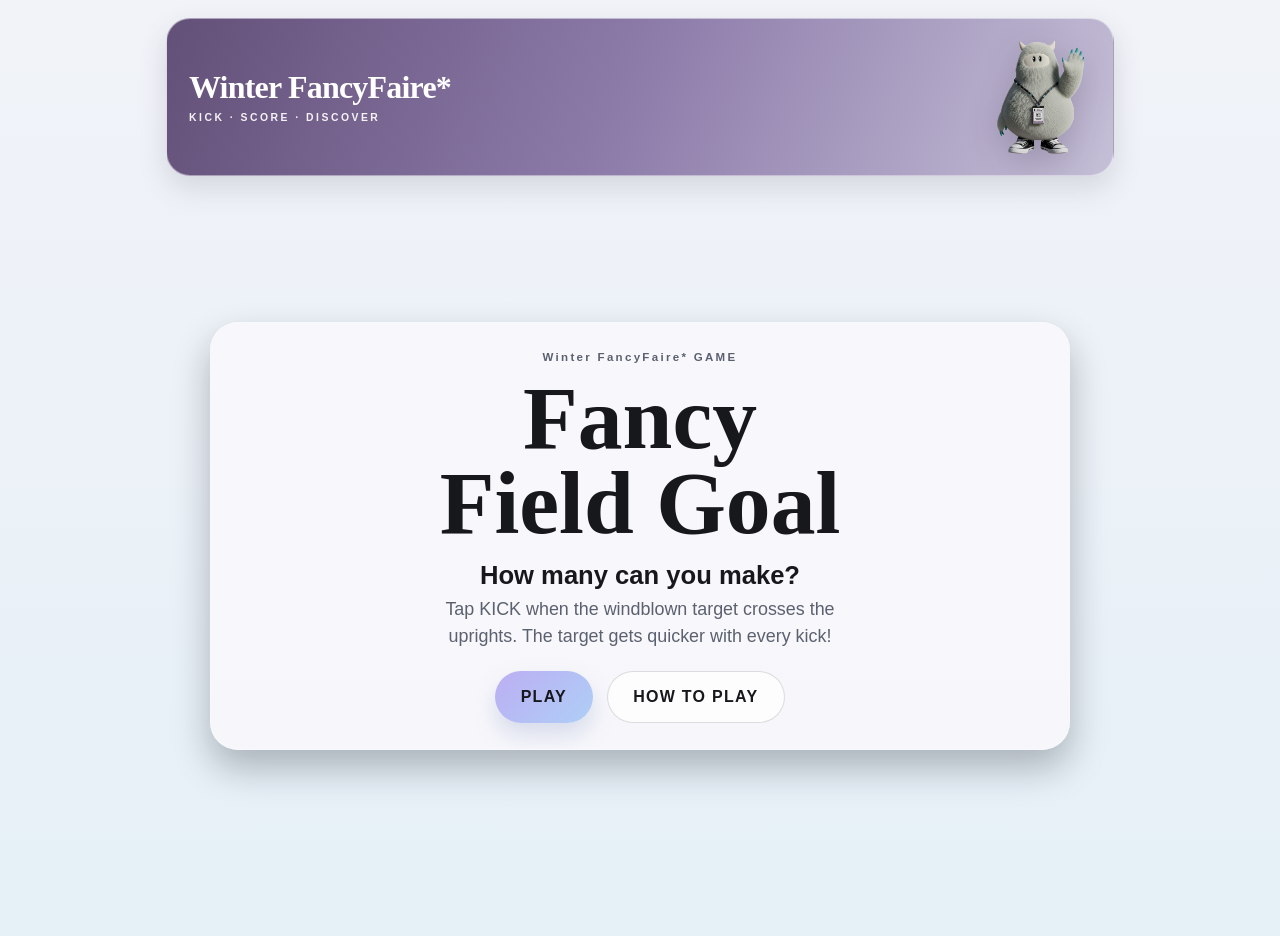
<file: index.html>
<!DOCTYPE html>
<html lang="en">
  <head>
    <meta charset="UTF-8" />
    <meta name="viewport" content="width=device-width, initial-scale=1.0" />
    <meta
      name="description"
      content="Fancy Field Goal is a lightweight Winter FancyFaire* field-goal game prototype."
    />
    <title>Fancy Field Goal | Winter FancyFaire*</title>
    <link rel="stylesheet" href="./css/styles.css" />
  </head>
  <body>
    <div class="page-shell">
      <header class="site-header" aria-label="Winter FancyFaire* brand header">
        <div class="brand-block">
          <p class="brand-kicker">Winter FancyFaire*</p>
          <p class="brand-caption">KICK · SCORE · DISCOVER</p>
        </div>
        <div class="brand-visual">
          <img
            src="./assets/reti.png"
            alt="Reti supporting Winter FancyFaire* brand visual"
            onerror="this.style.display='none'"
          />
        </div>
      </header>

      <main class="app-shell">
        <section id="start-screen" class="panel intro-panel" aria-labelledby="intro-title">
          <p class="eyebrow">Winter FancyFaire* GAME</p>
          <h1 id="intro-title">Fancy<br />Field Goal</h1>
          <p class="subhead">How many can you make?</p>
          <p class="description">
            Tap KICK when the windblown target crosses the uprights. The target gets quicker with every kick!
          </p>
          <div class="cta-group">
            <button id="play-btn" class="primary-btn" type="button">PLAY</button>
            <button id="how-to-play-btn" class="secondary-btn" type="button">HOW TO PLAY</button>
          </div>
        </section>

        <section id="game-screen" class="panel game-panel" aria-live="polite" hidden>
          <div class="score-row">
            <div class="score-card">
              <span class="label">SCORE</span>
              <strong id="score-value">0</strong>
            </div>
            <div class="score-card">
              <span class="label">KICKS LEFT</span>
              <strong id="kicks-left-value">3</strong>
            </div>
            <div class="score-card">
              <span class="label">WIND</span>
              <strong id="wind-value">0</strong>
            </div>
          </div>

          <div id="field-container" class="field-container" role="group" aria-label="Straight-ahead football field goal play area.">
            <div class="field-sky" aria-hidden="true"></div>
            <div class="mountain mountain-back" aria-hidden="true"></div>
            <div class="mountain mountain-front" aria-hidden="true"></div>
            <div class="stadium-bowl" aria-hidden="true">
              <span class="stadium-crowd"></span>
              <span class="stadium-snow"></span>
            </div>
            <div class="football-field" aria-hidden="true">
              <span class="yard-lines"></span>
              <span class="yard-hash yard-hash-left"></span>
              <span class="yard-hash yard-hash-right"></span>
            </div>
            <div class="goal-posts" aria-hidden="true">
              <span class="goal-upright goal-upright-left"></span>
              <span class="goal-upright goal-upright-right"></span>
              <span class="goal-crossbar"></span>
              <span class="goal-support"></span>
            </div>
            <div id="aim-target" class="aim-target" aria-hidden="true">
              <span class="aim-target-center"></span>
            </div>
            <div id="wind-indicator" class="wind-indicator" aria-hidden="true">
              <span class="wind-arrow"></span>
            </div>
            <div id="bonus-item" class="bonus-item hidden" aria-live="polite">🥨</div>
            <img
              id="football"
              class="football"
              src="./assets/football.png"
              alt=""
              draggable="false"
            />
            <div id="result-banner" class="result-banner hidden" aria-live="assertive"></div>
          </div>

          <div id="kick-instructions" class="kick-instructions">
            TAP KICK WHEN THE TARGET CROSSES THE UPRIGHTS
          </div>
          <div class="play-actions">
            <button id="kick-btn" class="primary-btn kick-btn" type="button">KICK</button>
            <button id="next-kick-btn" class="primary-btn" type="button" hidden>NEXT KICK</button>
          </div>
        </section>

        <section id="game-over-screen" class="panel end-panel" aria-labelledby="end-title" hidden>
          <p class="eyebrow">GAME OVER</p>
          <h2 id="end-title">YOUR SCORE</h2>
          <p class="final-score" id="final-score">0</p>
          <p id="personal-best-tag" class="personal-best hidden">NEW PERSONAL BEST!</p>
          <div class="summary-grid">
            <div class="summary-card">
              <span class="label">TOTAL KICKS</span>
              <strong id="total-kicks-value">0</strong>
            </div>
            <div class="summary-card">
              <span class="label">LONGEST</span>
              <strong id="longest-value">0 YARDS</strong>
            </div>
            <div class="summary-card">
              <span class="label">FOOD BONUSES</span>
              <strong id="food-bonuses-value">0</strong>
            </div>
          </div>
          <div class="cta-group end-cta">
            <button id="play-again-btn" class="primary-btn" type="button">PLAY AGAIN</button>
            <a
              id="watch-party-btn"
              class="secondary-btn watch-party-link"
              href="https://events.specialtyfood.com/event/winter-fancyfaire-2027/planning/UGxhbm5pbmdfNDY2MTkxMw=="
              target="_blank"
              rel="noopener noreferrer"
            >
              WATCH PARTY INFO
            </a>
          </div>
        </section>
      </main>
    </div>

    <div id="how-to-play-modal" class="modal hidden" role="dialog" aria-modal="true" aria-labelledby="how-to-play-title">
      <div class="modal-panel">
        <h2 id="how-to-play-title">HOW TO PLAY</h2>
        <p class="modal-copy">
          One control: tap KICK when the moving target is centered between the uprights. The wind pushes the target,
          and it moves faster as you make more kicks. A bullseye earns bonus points.
        </p>
        <button id="close-how-to-play" class="primary-btn" type="button">LET'S PLAY</button>
      </div>
    </div>

    <script src="./js/game.js"></script>
  </body>
</html>
</file>
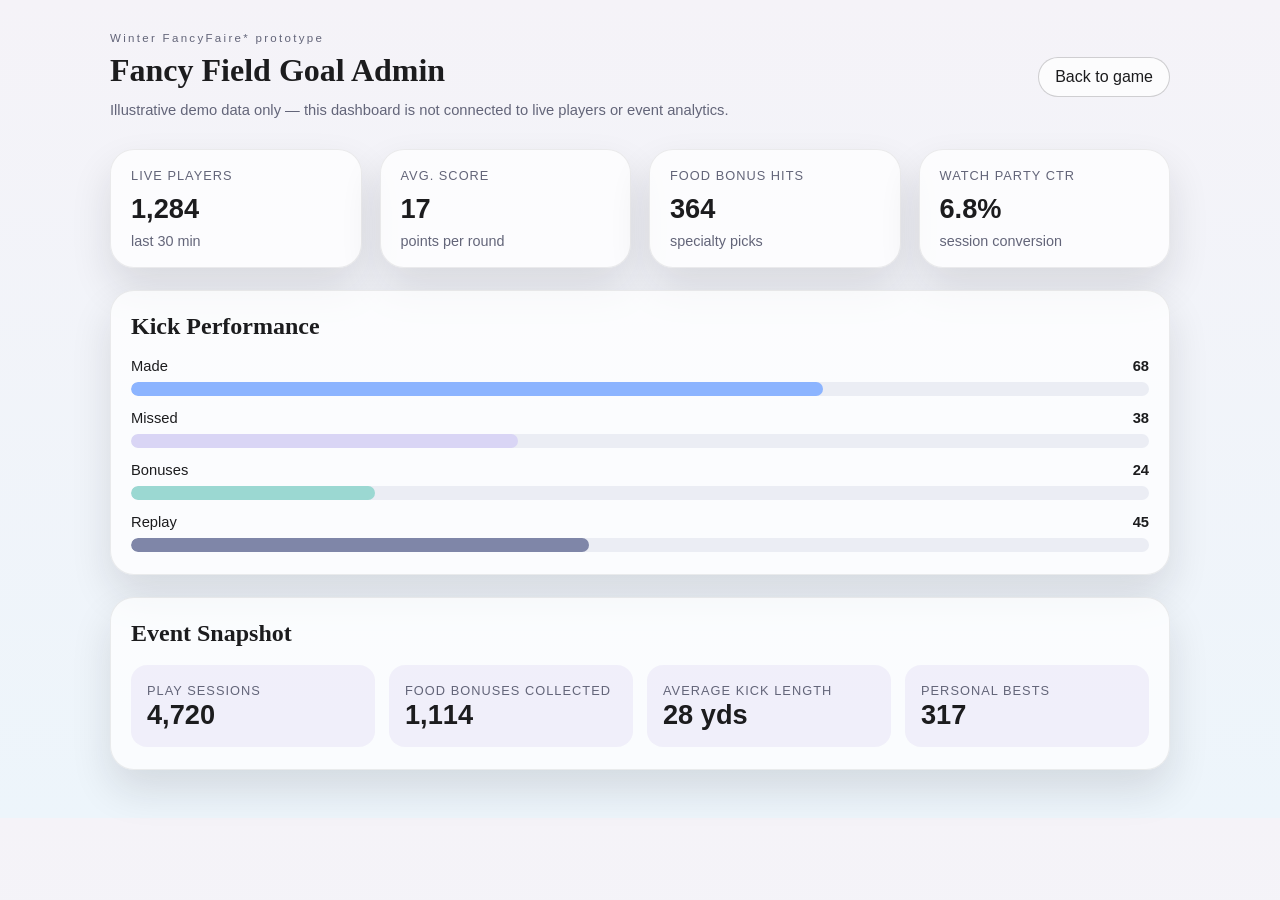
<file: admin.html>
<!DOCTYPE html>
<html lang="en">
  <head>
    <meta charset="UTF-8" />
    <meta name="viewport" content="width=device-width, initial-scale=1.0" />
    <title>Fancy Field Goal Admin Dashboard</title>
    <link rel="stylesheet" href="./css/admin.css" />
  </head>
  <body>
    <div class="admin-shell">
      <header class="admin-header">
        <div>
          <p class="eyebrow">Winter FancyFaire* prototype</p>
          <h1>Fancy Field Goal Admin</h1>
          <p class="demo-notice">Illustrative demo data only — this dashboard is not connected to live players or event analytics.</p>
        </div>
        <a class="secondary-link" href="./index.html">Back to game</a>
      </header>

      <main class="dashboard" aria-live="polite">
        <section class="overview-grid" id="overview-grid"></section>

        <section class="panel chart-panel">
          <div class="panel-header">
            <h2>Kick Performance</h2>
          </div>
          <div id="kick-chart" class="bar-chart" aria-label="Kick performance chart"></div>
        </section>

        <section class="panel stacked-panel">
          <div class="panel-header">
            <h2>Event Snapshot</h2>
          </div>
          <div id="event-grid" class="event-grid"></div>
        </section>
      </main>
    </div>

    <script src="./js/demo-data.js"></script>
    <script src="./js/analytics.js"></script>
  </body>
</html>
</file>
<file: css/styles.css>
:root {
  --lavender: #d9d4f2;
  --lavender-strong: #bcaef3;
  --sky: #aecff6;
  --sky-strong: #90c8ef;
  --black-sesame: #17181c;
  --stone: #f3efe9;
  --ice-grey: #dfe4ea;
  --snow: #ffffff;
  --slate: #5b6170;
  --field-green: #dfeadf;
  --field-line: rgba(23, 24, 28, 0.22);
  --bonus-pink: #f6d7e5;
  --shadow: rgba(18, 21, 25, 0.15);
  --goal-shadow: rgba(69, 75, 92, 0.25);
}

* {
  box-sizing: border-box;
}

html {
  scroll-behavior: smooth;
}

body {
  margin: 0;
  min-height: 100vh;
  background: linear-gradient(180deg, #f1f3f8 0%, #e5f0f7 100%);
  color: var(--black-sesame);
  font-family: 'Segoe UI', Arial, sans-serif;
}

button,
a {
  font: inherit;
}

img {
  max-width: 100%;
  display: block;
}

.page-shell {
  width: min(100%, 980px);
  margin: 0 auto;
  padding: 18px 16px 40px;
}

.site-header {
  position: relative;
  display: flex;
  justify-content: space-between;
  align-items: center;
  gap: 16px;
  min-height: 136px;
  padding: 12px 22px;
  overflow: hidden;
  border: 1px solid rgba(255, 255, 255, 0.45);
  border-radius: 24px;
  background: linear-gradient(112deg, #635078 0%, #8b79a8 47%, #c5bfd7 100%);
  box-shadow: 0 12px 28px rgba(64, 57, 81, 0.15);
}

.brand-block {
  display: flex;
  flex-direction: column;
  align-items: flex-start;
  gap: 9px;
}

.brand-kicker {
  margin: 0;
  font-family: Georgia, 'Times New Roman', serif;
  font-size: clamp(1.35rem, 2.7vw, 2rem);
  line-height: 1;
  letter-spacing: -0.025em;
  text-transform: none;
  color: var(--snow);
  font-weight: 600;
}

.brand-caption {
  margin: 0;
  color: rgba(255, 255, 255, 0.92);
  font-size: 0.65rem;
  font-weight: 700;
  letter-spacing: 0.24em;
}

.brand-visual {
  width: clamp(110px, 22vw, 180px);
  min-width: 90px;
  display: flex;
  justify-content: flex-end;
}

.brand-visual img {
  max-height: 132px;
  object-fit: contain;
  filter: drop-shadow(0 10px 16px rgba(39, 31, 52, 0.22));
}

.is-playing .site-header {
  min-height: 78px;
  padding: 4px 18px;
}

.is-playing .brand-kicker {
  font-size: clamp(1.05rem, 2vw, 1.45rem);
}

.is-playing .brand-caption {
  display: none;
}

.is-playing .brand-visual {
  width: 96px;
}

.is-playing .brand-visual img {
  max-height: 76px;
}

.app-shell {
  position: relative;
  min-height: 720px;
  display: flex;
  align-items: center;
  justify-content: center;
}

.panel {
  width: min(100%, 860px);
  background: rgba(248, 247, 251, 0.96);
  border: 1px solid rgba(255, 255, 255, 0.18);
  border-radius: 28px;
  box-shadow: 0 18px 36px rgba(14, 19, 29, 0.28);
  overflow: hidden;
}

.intro-panel,
.end-panel {
  padding: 28px 20px 26px;
  text-align: center;
}

.eyebrow {
  margin: 0 0 12px;
  color: var(--slate);
  font-size: 0.72rem;
  font-weight: 700;
  letter-spacing: 0.2em;
  text-transform: none;
}

h1,
h2 {
  margin: 0;
  color: var(--black-sesame);
  font-family: Georgia, 'Times New Roman', serif;
  line-height: 0.95;
}

h1 {
  font-size: clamp(2.9rem, 7vw, 6rem);
}

.subhead {
  margin: 16px 0 6px;
  font-size: clamp(1.15rem, 2vw, 1.7rem);
  font-weight: 600;
  color: var(--black-sesame);
}

.description {
  max-width: 440px;
  margin: 0 auto 18px;
  font-size: clamp(1rem, 1.4vw, 1.2rem);
  color: var(--slate);
  line-height: 1.5;
}

.cta-group {
  display: flex;
  flex-wrap: wrap;
  align-items: center;
  justify-content: center;
  gap: 14px;
  margin-top: 22px;
}

.primary-btn,
.secondary-btn,
.watch-party-link {
  appearance: none;
  border: none;
  border-radius: 999px;
  padding: 0.95rem 1.6rem;
  font-weight: 700;
  text-decoration: none;
  letter-spacing: 0.08em;
  cursor: pointer;
  transition: transform 160ms ease, box-shadow 160ms ease, opacity 160ms ease;
  display: inline-flex;
  align-items: center;
  justify-content: center;
  min-height: 52px;
  touch-action: manipulation;
}

.primary-btn {
  background: linear-gradient(135deg, var(--lavender-strong), var(--sky));
  color: var(--black-sesame);
  box-shadow: 0 12px 22px rgba(125, 144, 193, 0.25);
}

.secondary-btn,
.watch-party-link {
  background: rgba(255, 255, 255, 0.68);
  color: var(--black-sesame);
  border: 1px solid rgba(23, 24, 28, 0.14);
}

.primary-btn:hover,
.secondary-btn:hover,
.watch-party-link:hover,
.primary-btn:focus-visible,
.secondary-btn:focus-visible,
.watch-party-link:focus-visible {
  transform: translateY(-1px);
}

button:focus-visible,
a:focus-visible {
  outline: 3px solid rgba(120, 168, 255, 0.9);
  outline-offset: 2px;
}

.game-panel {
  padding: 18px 16px 16px;
  background: rgba(248, 247, 251, 0.96);
}

.score-row {
  display: grid;
  grid-template-columns: repeat(3, minmax(0, 1fr));
  gap: 12px;
  margin-bottom: 16px;
}

.score-card,
.summary-card {
  background: linear-gradient(180deg, rgba(255,255,255,0.9), rgba(220, 228, 239, 0.74));
  border: 1px solid rgba(23, 24, 28, 0.08);
  border-radius: 18px;
  padding: 10px 12px;
  text-align: center;
}

.label {
  display: block;
  color: var(--slate);
  font-size: 0.72rem;
  font-weight: 700;
  letter-spacing: 0.12em;
  text-transform: uppercase;
}

.score-card strong,
.summary-card strong {
  display: block;
  margin-top: 6px;
  color: var(--black-sesame);
  font-size: clamp(1.3rem, 3vw, 2.2rem);
}

.field-container {
  position: relative;
  width: 100%;
  max-width: 600px;
  margin: 0 auto;
  aspect-ratio: 1.2 / 1;
  min-height: 420px;
  border-radius: 26px;
  overflow: hidden;
  background: linear-gradient(180deg, #eaf4ff 0%, #c5e3fa 42%, #647fab 43%, #344b73 58%, #5b8d92 58%, #a7c9c4 100%);
  border: 1px solid rgba(23,24,28,0.08);
  touch-action: pan-y;
  user-select: none;
}

.field-container::after {
  position: absolute;
  z-index: 9;
  left: 78%;
  top: 34%;
  width: 180px;
  height: 180px;
  border-radius: 50%;
  background: repeating-conic-gradient(
    from 0deg,
    rgba(255, 255, 255, 0.9) 0deg 2deg,
    transparent 2deg 18deg
  );
  content: '';
  opacity: 0;
  pointer-events: none;
  transform: translate(-50%, -50%) scale(0.3);
  mask: radial-gradient(circle, transparent 0 34%, #000 38% 67%, transparent 72%);
}

.field-container.is-scoring::after {
  animation: score-rays 620ms ease-out both;
}

@keyframes score-rays {
  15% { opacity: 0.75; }
  100% { opacity: 0; transform: translate(-50%, -50%) scale(1); }
}

.field-sky {
  position: absolute;
  inset: 0;
  background:
    radial-gradient(ellipse at 76% 15%, rgba(255, 255, 255, 0.65) 0 3%, transparent 3.5%),
    radial-gradient(ellipse at 20% 24%, rgba(255, 255, 255, 0.5) 0 2%, transparent 2.5%),
    linear-gradient(180deg, rgba(255,255,255,0.2), transparent 45%);
  pointer-events: none;
}

.goal-posts {
  position: absolute;
  left: 50%;
  top: 15%;
  width: 18%;
  height: 30%;
  transform: translateX(-50%);
  pointer-events: none;
  z-index: 8;
}

.goal-upright,
.goal-crossbar,
.goal-support {
  position: absolute;
  display: block;
}

.goal-upright {
  top: 0;
  width: 5px;
  height: 69%;
  border-radius: 999px;
  background: linear-gradient(90deg, #e58b31, #ffd279 48%, #ca682a);
  box-shadow: 1px 2px 3px rgba(28, 32, 52, 0.35);
}

.goal-upright-left { left: 0; }
.goal-upright-right { right: 0; }

.goal-crossbar {
  left: 0;
  right: 0;
  top: 65%;
  height: 6px;
  border-radius: 999px;
  background: linear-gradient(180deg, #ffda83, #d5792e);
  box-shadow: 1px 3px 4px rgba(28, 32, 52, 0.4);
}

.goal-support {
  left: calc(50% - 3px);
  top: 68%;
  height: 31%;
  width: 6px;
  background: linear-gradient(90deg, #64738e, #ced5df, #64738e);
  box-shadow: 2px 4px 5px rgba(23, 24, 28, 0.25);
}

.stadium-bowl {
  position: absolute;
  z-index: 3;
  left: -4%;
  right: -4%;
  top: 37%;
  height: 27%;
  overflow: hidden;
  background:
    linear-gradient(180deg, transparent 0 12%, #273755 13% 17%, #8190a7 18% 20%, #405578 21% 73%, #293a5d 74% 100%);
  clip-path: polygon(0 0, 100% 0, 96% 88%, 83% 100%, 17% 100%, 4% 88%);
  box-shadow: 0 12px 20px rgba(27, 40, 69, 0.35);
}

.stadium-crowd {
  position: absolute;
  inset: 18% 2% 19%;
  background-image:
    radial-gradient(circle, rgba(255, 255, 255, 0.92) 0 1px, transparent 1.7px),
    radial-gradient(circle, rgba(218, 225, 242, 0.88) 0 1px, transparent 1.8px),
    radial-gradient(circle, rgba(32, 40, 67, 0.8) 0 1.3px, transparent 2px);
  background-size: 11px 9px, 15px 12px, 18px 13px;
  background-position: 0 0, 5px 3px, 2px 6px;
  opacity: 0.82;
}

.stadium-snow {
  position: absolute;
  z-index: 2;
  top: 13%;
  left: 0;
  right: 0;
  height: 8px;
  background: linear-gradient(180deg, #fff 0 45%, #d9e7f3 100%);
  border-radius: 50%;
  box-shadow: 0 3px 8px rgba(225, 239, 250, 0.7);
}

.football-field {
  position: absolute;
  z-index: 4;
  left: 0;
  right: 0;
  bottom: 0;
  height: 43%;
  overflow: hidden;
  background:
    linear-gradient(180deg, rgba(235, 247, 250, 0.96) 0 5%, rgba(78, 144, 145, 0.98) 13%, #4a868a 100%);
  border-top: 3px solid rgba(255, 255, 255, 0.9);
  box-shadow: inset 0 12px 18px rgba(230, 244, 248, 0.3);
}

.yard-lines {
  position: absolute;
  inset: 15% 0 0;
  background: repeating-linear-gradient(
    180deg,
    transparent 0,
    transparent calc(20% - 1px),
    rgba(245, 252, 255, 0.58) calc(20% - 1px),
    rgba(245, 252, 255, 0.58) 20%
  );
}

.yard-hash {
  position: absolute;
  top: 18%;
  bottom: 0;
  width: 2px;
  opacity: 0.32;
  background: repeating-linear-gradient(
    180deg,
    transparent 0 17px,
    rgba(255, 255, 255, 0.92) 17px 20px,
    transparent 20px 34px
  );
}

.yard-hash-left { left: 24%; }
.yard-hash-right { right: 24%; }

.aim-target {
  position: absolute;
  z-index: 9;
  top: 25%;
  left: 50%;
  width: var(--aim-target-size, 58px);
  height: var(--aim-target-size, 58px);
  border: 2px dashed rgba(255, 255, 255, 0.96);
  border-radius: 50%;
  background: rgba(34, 54, 78, 0.18);
  box-shadow: 0 0 12px rgba(20, 34, 50, 0.65), inset 0 0 8px rgba(20, 34, 50, 0.24);
  transform: translate(-50%, -50%);
  transition: width 180ms ease, height 180ms ease, border-color 120ms ease, box-shadow 120ms ease;
  pointer-events: none;
}

.aim-target::before,
.aim-target::after {
  position: absolute;
  top: 50%;
  left: 50%;
  content: '';
  transform: translate(-50%, -50%);
}

.aim-target::before {
  width: 145%;
  height: 1px;
  background: rgba(255, 255, 255, 0.8);
}

.aim-target::after {
  width: 1px;
  height: 145%;
  background: rgba(255, 255, 255, 0.8);
}

.aim-target-center {
  position: absolute;
  z-index: 1;
  top: 50%;
  left: 50%;
  width: 7px;
  height: 7px;
  border: 1px solid #fff;
  border-radius: 50%;
  background: #f4bd62;
  box-shadow: 0 0 5px rgba(20, 34, 50, 0.8);
  transform: translate(-50%, -50%);
}

.aim-target.is-aligned {
  border-color: #a8f0c4;
  background: rgba(70, 174, 120, 0.22);
  box-shadow: 0 0 18px rgba(101, 244, 165, 0.9), inset 0 0 10px rgba(101, 244, 165, 0.35);
}

.mountain {
  position: absolute;
  z-index: 2;
  bottom: 52%;
  background: rgba(219, 231, 244, 0.78);
  clip-path: polygon(0% 100%, 18% 66%, 31% 78%, 52% 40%, 75% 88%, 100% 100%);
}

.mountain::after {
  position: absolute;
  inset: 0;
  background: rgba(255, 255, 255, 0.92);
  clip-path: polygon(43% 57%, 52% 40%, 61% 59%, 56% 54%, 52% 61%, 49% 53%);
  content: '';
}

.mountain-back {
  left: -6%;
  width: 52%;
  height: 26%;
  opacity: 0.66;
}

.mountain-front {
  right: -8%;
  width: 58%;
  height: 35%;
  opacity: 0.9;
}

.wind-indicator {
  position: absolute;
  left: 18px;
  top: 18px;
  width: 80px;
  height: 18px;
  border-radius: 999px;
  background: rgba(255,255,255,0.28);
  border: 1px solid rgba(23,24,28,0.08);
  display: flex;
  align-items: center;
  justify-content: flex-start;
  padding: 0 10px;
  z-index: 5;
}

.wind-indicator::before {
  content: 'WIND';
  position: absolute;
  left: 12px;
  top: -18px;
  font-size: 0.6rem;
  letter-spacing: 0.08em;
  text-transform: uppercase;
  color: var(--slate);
}

.wind-arrow {
  display: inline-block;
  width: 14px;
  height: 14px;
  border-left: 3px solid var(--black-sesame);
  border-top: 3px solid var(--black-sesame);
  transform: rotate(45deg);
  transition: transform 200ms ease;
}

.football {
  position: absolute;
  left: 50%;
  bottom: auto;
  width: 58px;
  height: 88px;
  object-fit: contain;
  filter: drop-shadow(0 7px 6px rgba(15, 21, 25, 0.3));
  transform: translate(-50%, -50%);
  transition: transform 180ms ease;
  pointer-events: none;
  z-index: 10;
  user-select: none;
  -webkit-user-drag: none;
}

.kick-instructions {
  margin: 14px 0;
  color: rgba(23,24,28,0.75);
  letter-spacing: 0.08em;
  font-size: 0.7rem;
  font-weight: 700;
  line-height: 1.4;
  text-align: center;
  text-transform: uppercase;
}

.result-banner {
  position: absolute;
  left: 50%;
  top: 26px;
  transform: translateX(-50%);
  min-width: 190px;
  padding: 12px 16px;
  border-radius: 18px;
  background: rgba(255,255,255,0.8);
  text-align: center;
  color: var(--black-sesame);
  font-weight: 800;
  line-height: 1.45;
  white-space: pre-line;
  box-shadow: 0 10px 18px rgba(22,26,35,0.12);
  z-index: 20;
}

.hidden {
  display: none !important;
}

[hidden] {
  display: none !important;
}

.bonus-item {
  position: absolute;
  width: 42px;
  height: 42px;
  border-radius: 50%;
  display: flex;
  align-items: center;
  justify-content: center;
  background: linear-gradient(135deg, var(--bonus-pink), rgba(255,255,255,0.8));
  border: 1px solid rgba(23,24,28,0.08);
  box-shadow: 0 10px 16px rgba(94, 79, 89, 0.14);
  font-size: 1.5rem;
  z-index: 12;
}

.play-actions {
  display: block;
  width: 50%;
  max-width: 300px;
  margin: 0 auto;
}

.kick-btn {
  width: 100%;
  min-height: 60px;
  font-size: 1.08rem;
  letter-spacing: 0.18em;
}

.kick-btn:disabled {
  cursor: not-allowed;
  opacity: 0.58;
}

.play-actions > .primary-btn:not(.kick-btn) {
  width: 100%;
}

.final-score {
  margin: 12px 0 16px;
  font-size: clamp(2.6rem, 8vw, 5rem);
  font-weight: 800;
  color: var(--black-sesame);
}

.personal-best {
  margin: 0 0 18px;
  font-weight: 700;
  letter-spacing: 0.08em;
  color: var(--slate);
}

.summary-grid {
  display: grid;
  grid-template-columns: repeat(3, minmax(0, 1fr));
  gap: 12px;
  margin: 18px 0 14px;
}

.end-cta {
  margin-top: 14px;
}

.modal {
  position: fixed;
  inset: 0;
  background: rgba(15, 18, 24, 0.56);
  display: grid;
  place-items: center;
  padding: 18px;
  z-index: 40;
}

.modal-panel {
  width: min(100%, 500px);
  background: rgba(249, 248, 252, 0.98);
  border: 1px solid rgba(23,24,28,0.08);
  border-radius: 26px;
  padding: 26px 20px 20px;
  box-shadow: 0 22px 48px rgba(16, 18, 24, 0.28);
  text-align: center;
}

.modal-panel h2 {
  font-size: clamp(2rem, 4vw, 3rem);
  margin-bottom: 14px;
}

.modal-copy {
  margin: 0 auto 18px;
  font-size: 1.05rem;
  line-height: 1.7;
  color: var(--slate);
  max-width: 380px;
}

@media (max-width: 560px) {
  .site-header {
    min-height: 112px;
    padding: 10px 16px;
  }

  .brand-caption {
    font-size: 0.56rem;
    letter-spacing: 0.17em;
  }

  .brand-visual {
    width: 108px;
  }

  .brand-visual img {
    max-height: 106px;
  }

  .is-playing .site-header {
    min-height: 68px;
  }

  .is-playing .brand-visual img {
    max-height: 64px;
  }

  .app-shell {
    min-height: 620px;
  }

  .score-row,
  .summary-grid {
    grid-template-columns: 1fr;
  }

  .score-row {
    grid-template-columns: repeat(3, minmax(0, 1fr));
    gap: 8px;
  }

  .score-card {
    padding: 9px 4px;
  }

  .score-card .label {
    font-size: 0.58rem;
    letter-spacing: 0.08em;
  }

  .field-container {
    min-height: 360px;
    aspect-ratio: 4 / 5;
  }

  .kick-instructions {
    padding: 0 8px;
  }

  .primary-btn,
  .secondary-btn,
  .watch-party-link {
    width: 100%;
  }

  .cta-group {
    flex-direction: column;
  }
}

@media (prefers-reduced-motion: reduce) {
  *, *::before, *::after {
    animation-duration: 0.01ms !important;
    animation-iteration-count: 1 !important;
    transition-duration: 0.01ms !important;
    scroll-behavior: auto !important;
  }
}
</file>
<file: css/admin.css>
:root {
  --lavender: #dcd8ef;
  --sky: #bfe0f9;
  --black-sesame: #1c1c1e;
  --stone: #f1efe9;
  --ice-grey: #dfe7ee;
  --snow: #ffffff;
  --slate: #636579;
  --shadow: rgba(28, 28, 30, 0.12);
}

* { box-sizing: border-box; }

body {
  margin: 0;
  font-family: 'Segoe UI', Tahoma, sans-serif;
  background: linear-gradient(180deg, #f5f3f8 0%, #edf5fb 100%);
  color: var(--black-sesame);
}

.admin-shell {
  max-width: 1100px;
  margin: 0 auto;
  padding: 32px 20px 48px;
}

.admin-header {
  display: flex;
  justify-content: space-between;
  align-items: center;
  gap: 18px;
  margin-bottom: 28px;
}

.eyebrow {
  margin: 0 0 8px;
  font-size: 0.72rem;
  letter-spacing: 0.2em;
  text-transform: none;
  color: var(--slate);
}

h1, h2 {
  margin: 0;
  font-family: Georgia, 'Times New Roman', serif;
}

.demo-notice {
  margin: 10px 0 0;
  color: var(--slate);
  font-size: 0.92rem;
  line-height: 1.5;
}

.secondary-link {
  color: var(--black-sesame);
  text-decoration: none;
  border: 1px solid rgba(28, 28, 30, 0.2);
  padding: 10px 16px;
  border-radius: 999px;
  background: rgba(255, 255, 255, 0.7);
}

.dashboard {
  display: grid;
  gap: 22px;
}

.overview-grid {
  display: grid;
  grid-template-columns: repeat(auto-fit, minmax(180px, 1fr));
  gap: 18px;
}

.panel {
  background: rgba(255, 255, 255, 0.72);
  border: 1px solid rgba(28, 28, 30, 0.08);
  border-radius: 24px;
  box-shadow: 0 20px 40px var(--shadow);
}

.metric-card {
  padding: 18px 20px;
}

.metric-card p,
.event-item span {
  margin: 0 0 10px;
  font-size: 0.8rem;
  text-transform: uppercase;
  letter-spacing: 0.08em;
  color: var(--slate);
}

.metric-card strong,
.event-item strong {
  display: block;
  font-size: clamp(1.7rem, 2vw, 2.4rem);
}

.metric-card span {
  display: block;
  margin-top: 8px;
  color: var(--slate);
  font-size: 0.9rem;
}

.chart-panel,
.stacked-panel {
  padding: 22px 20px;
}

.panel-header {
  margin-bottom: 18px;
}

.bar-chart {
  display: grid;
  gap: 14px;
}

.bar-group {
  display: grid;
  gap: 8px;
}

.bar-meta {
  display: flex;
  justify-content: space-between;
  align-items: center;
  font-size: 0.92rem;
}

.bar-track {
  width: 100%;
  height: 14px;
  border-radius: 999px;
  background: rgba(116, 128, 170, 0.12);
  overflow: hidden;
}

.bar-fill {
  display: block;
  height: 100%;
  border-radius: inherit;
}

.event-grid {
  display: grid;
  grid-template-columns: repeat(auto-fit, minmax(160px, 1fr));
  gap: 14px;
}

.event-item {
  background: rgba(220, 216, 239, 0.35);
  border-radius: 16px;
  padding: 16px;
}

@media (max-width: 600px) {
  .admin-header {
    flex-direction: column;
    align-items: flex-start;
  }
}
</file>
